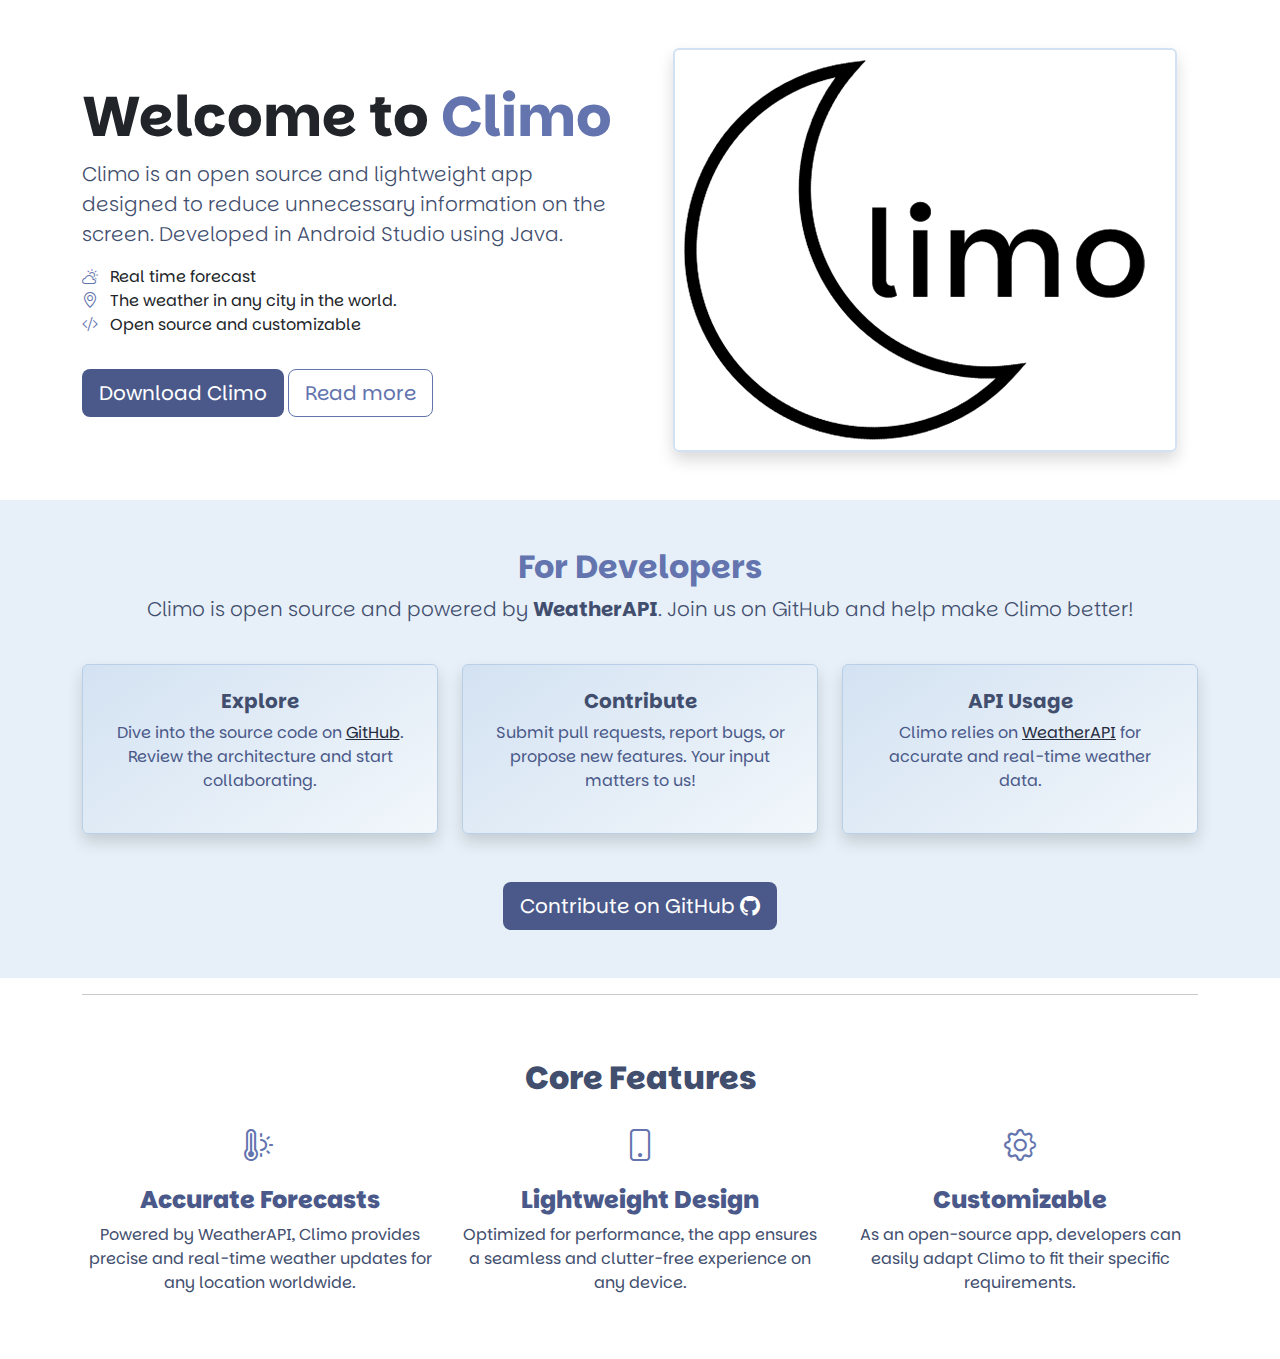
<file: Website/index.html>
<!DOCTYPE html>
<html>

<head>
  <title>Climo - Home</title>
  <meta charset="UTF-8">
  <meta name="viewport" content="width=device-width, initial-scale=1.0">

  <!--Import boostrap-->
  <link href="https://cdn.jsdelivr.net/npm/bootstrap@5.3.3/dist/css/bootstrap.min.css" rel="stylesheet"
    integrity="sha384-QWTKZyjpPEjISv5WaRU9OFeRpok6YctnYmDr5pNlyT2bRjXh0JMhjY6hW+ALEwIH" crossorigin="anonymous">
  <script src="https://cdn.jsdelivr.net/npm/bootstrap@5.3.3/dist/js/bootstrap.bundle.min.js"
    integrity="sha384-YvpcrYf0tY3lHB60NNkmXc5s9fDVZLESaAA55NDzOxhy9GkcIdslK1eN7N6jIeHz"
    crossorigin="anonymous"></script>

  <!--Boostrap icons-->
  <link rel="stylesheet" href="https://cdn.jsdelivr.net/npm/bootstrap-icons@1.11.3/font/bootstrap-icons.min.css">

  <!--Custom font-->
  <link rel="stylesheet" href="css/styles.css">
  <link rel="preconnect" href="https://fonts.googleapis.com">
  <link rel="preconnect" href="https://fonts.gstatic.com" crossorigin>
  <link href="https://fonts.googleapis.com/css2?family=Parkinsans:wght@300..800&display=swap" rel="stylesheet">

  <link rel="icon" href="/img/icon.png">

  <!--Script to load header and footer-->
  <script src="https://code.jquery.com/jquery-3.6.3.min.js"
    integrity="sha256-pvPw+upLPUjgMXY0G+8O0xUf+/Im1MZjXxxgOcBQBXU=" crossorigin="anonymous"></script>
  <script>
    $(function () {
      $('#header').load('header.html');
      $('#footer').load('footer.html');
    });
  </script>
</head>

<body>
  <!--Header loaded with js-->
  <div id="header"></div>

  <!--Main section-->
  <div id="main">
    <section class="py-5">
      <div class="container">
        <div class="row align-items-center">
          <!-- Columna de texto -->
          <div class="col-lg-6">
            <h1 class="display-4 fw-bold">Welcome to <span style="color: #6374ae">Climo</span></h1>
            <p class="lead" style="color: #414e6e;">
              Climo is an open source and lightweight app designed to reduce unnecessary information on the screen.
              Developed in Android Studio using Java.
            </p>
            <ul class="list-unstyled">
              <li><i class="bi bi-cloud-sun me-2" style="color: #6374ae;"></i> Real time forecast</li>
              <li><i class="bi bi-geo-alt me-2" style="color: #6374ae;"></i> The weather in any city in the world.</li>
              <li><i class="bi bi-code-slash me-2" style="color: #6374ae;"></i> Open source and customizable</li>
            </ul>
            <a href="download.html" class="btn btn-lg mt-3" style="background-color: #4a5989; color: #ffffff;">Download Climo</a>
            <a href="about.html" class="btn btn-outline-dark btn-lg mt-3" style="border-color: #6374ae; color: #6374ae;">Read
              more</a>
          </div>

          <!-- Columna de imagen -->
          <div class="col-lg-6 text-center">
            <img src="img/logo_500x400.png" alt="Climo App Mockup" class="img-fluid rounded shadow"
              style="border: 2px solid #d3e2f2;">
          </div>
        </div>
      </div>
    </section>
  </div>

  <!--Developer info secction-->
  <div id="dev_info">
    <section class="py-5" style="background-color: #e7f0f8;">
      <div class="container">
        <div class="row">
          <div class="col-12">
            <h2 class="fw-bold text-center" style="color: #6374ae;">For Developers</h2>
            <p class="text-center lead" style="color: #414e6e;">
              Climo is open source and powered by <strong>WeatherAPI</strong>. Join us on GitHub and help make Climo
              better!
            </p>
          </div>
        </div>
        <div class="row text-center mt-4">
          <!-- Highlighted Columns for Developer Actions -->
          <div class="col-md-4 mb-4">
            <div class="modern-card p-4 rounded shadow">
              <h5 class="fw-bold" style="color: #414e6e;">Explore</h5>
              <p style="color: #4a5989;">
                Dive into the source code on <a href="https://github.com/aaronrojas32/Climo" target="_blank"
                  style="color: #262c40; text-decoration: underline;">GitHub</a>. Review the architecture and start
                collaborating.
              </p>
            </div>
          </div>
          <div class="col-md-4 mb-4">
            <div class="modern-card p-4 rounded shadow">
              <h5 class="fw-bold" style="color: #414e6e;">Contribute</h5>
              <p style="color: #4a5989;">
                Submit pull requests, report bugs, or propose new features. Your input matters to us!
              </p>
            </div>
          </div>
          <div class="col-md-4 mb-4">
            <div class="modern-card p-4 rounded shadow">
              <h5 class="fw-bold" style="color: #414e6e;">API Usage</h5>
              <p style="color: #4a5989;">
                Climo relies on <a href="https://www.weatherapi.com/" target="_blank"
                  style="color: #262c40; text-decoration: underline;">WeatherAPI</a> for accurate and real-time weather
                data.
              </p>
            </div>
          </div>
        </div>
        <div class="row mt-4">
          <div class="col text-center">
            <a href="https://github.com/aaronrojas32/Climo" class="btn btn-lg"
              style="background-color: #4a5989; color: #ffffff;">Contribute on GitHub <i class="bi bi-github"></i></a>
          </div>
        </div>
      </div>
    </section>
  </div>

  <!--Info section-->
  <div class="container">
    <hr />
  </div>
  <div id="info">
    <section class="py-5">
      <div class="container">
        <h2 class="text-center mb-4" style="color: #414e6e;">Core Features</h2>
        <div class="row text-center">
          <div class="col-md-4">
            <i class="bi bi-thermometer-sun" style="font-size: 2rem; color: #6374ae;"></i>
            <h4 class="mt-3" style="color: #4a5989;">Accurate Forecasts</h4>
            <p style="color: #414e6e;">Powered by WeatherAPI, Climo provides precise and real-time weather updates for
              any location worldwide.</p>
          </div>
          <div class="col-md-4">
            <i class="bi bi-phone" style="font-size: 2rem; color: #6374ae;"></i>
            <h4 class="mt-3" style="color: #4a5989;">Lightweight Design</h4>
            <p style="color: #414e6e;">Optimized for performance, the app ensures a seamless and clutter-free experience
              on any device.</p>
          </div>
          <div class="col-md-4">
            <i class="bi bi-gear" style="font-size: 2rem; color: #6374ae;"></i>
            <h4 class="mt-3" style="color: #4a5989;">Customizable</h4>
            <p style="color: #414e6e;">As an open-source app, developers can easily adapt Climo to fit their specific
              requirements.</p>
          </div>
        </div>
      </div>
    </section>
  </div>

  <!-- Scroll to Top Button -->
  <button id="scrollToTop" class="btn btn-primary">
    <i class="bi bi-arrow-up"></i>
  </button>

  <!--Script to apear the button-->
  <script>
    document.addEventListener("DOMContentLoaded", function () {
      const scrollToTopButton = document.getElementById("scrollToTop");

      // Show or hide the button based on scroll position
      window.addEventListener("scroll", function () {
        if (window.scrollY > 200) { // Show after scrolling 200px
          scrollToTopButton.classList.add("show");
        } else {
          scrollToTopButton.classList.remove("show");
        }
      });

      // Scroll to top on button click
      scrollToTopButton.addEventListener("click", function () {
        window.scrollTo({
          top: 0,
          behavior: "smooth" // Smooth scrolling
        });
      });
    });
  </script>
  <!--Footer loaded with js-->
  <div id="footer"></div>
</body>

</html>
</file>
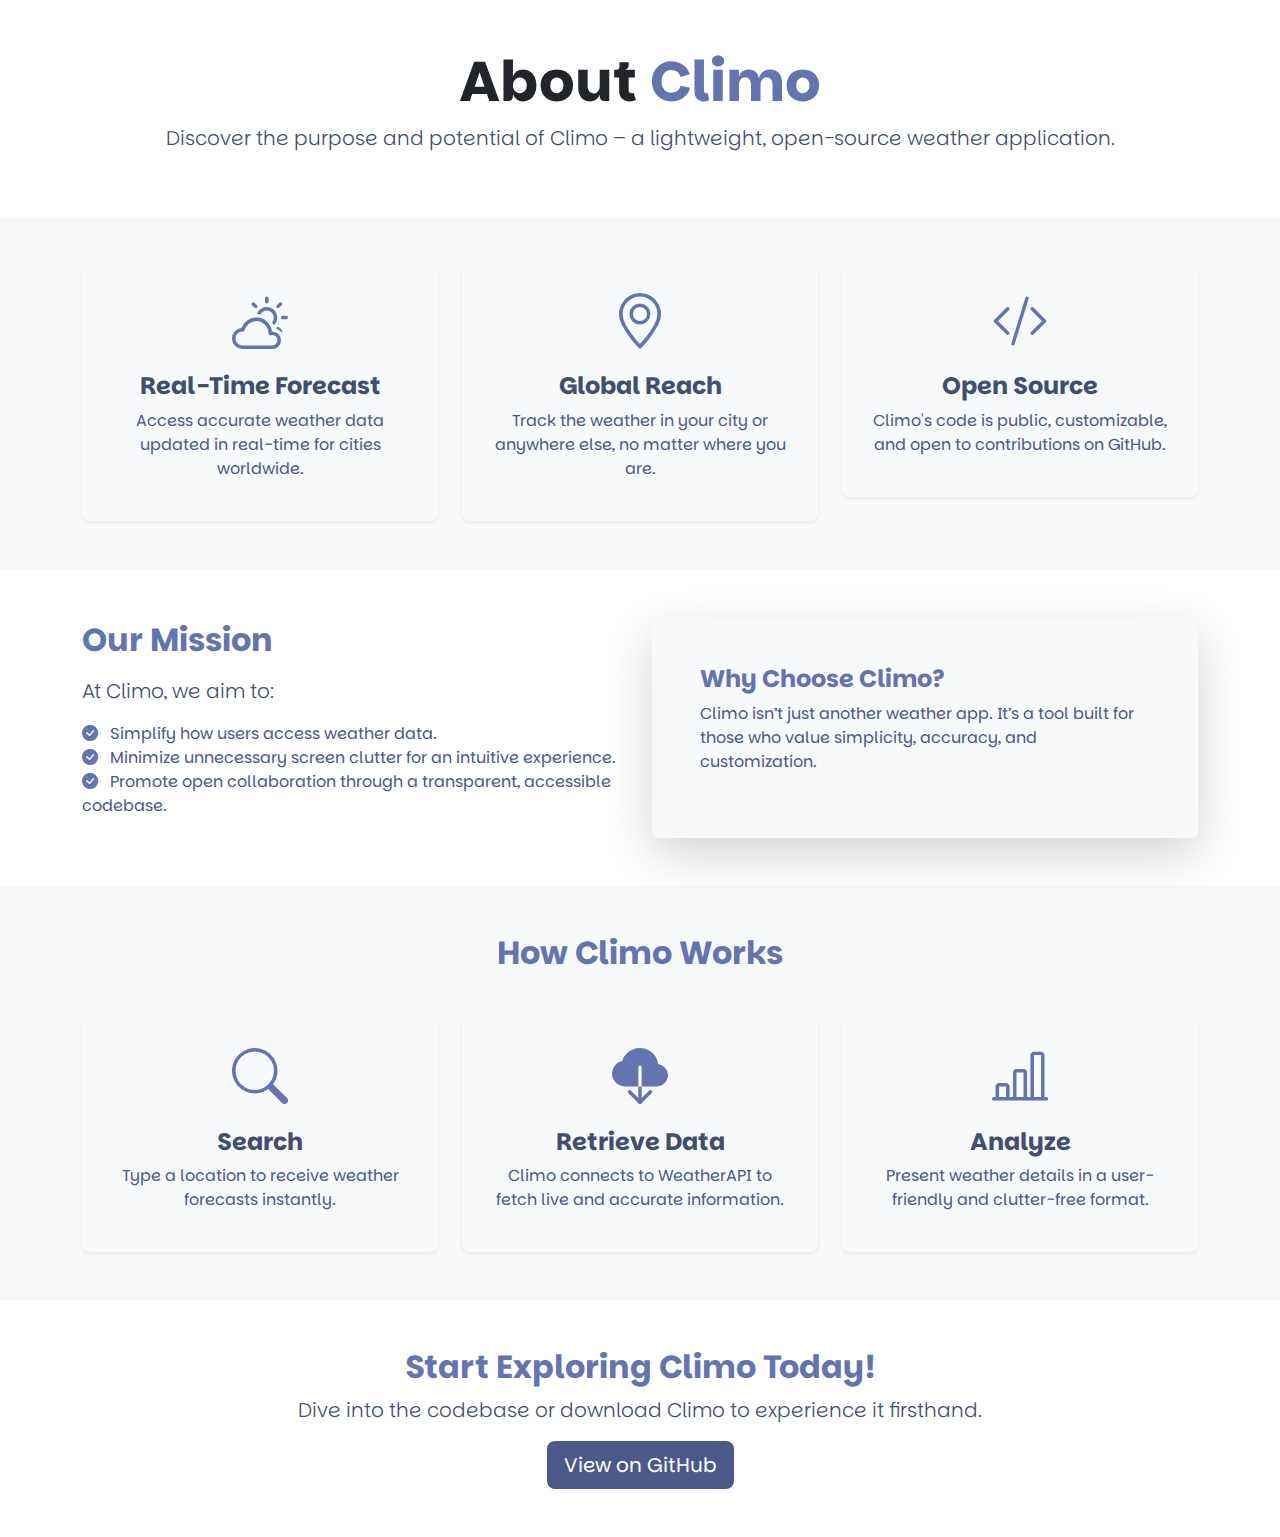
<file: Website/about.html>
<!DOCTYPE html>
<html>

<head>
    <title>Climo - About</title>
    <meta charset="UTF-8">
    <meta name="viewport" content="width=device-width, initial-scale=1.0">

    <!--Import boostrap-->
    <link href="https://cdn.jsdelivr.net/npm/bootstrap@5.3.3/dist/css/bootstrap.min.css" rel="stylesheet"
        integrity="sha384-QWTKZyjpPEjISv5WaRU9OFeRpok6YctnYmDr5pNlyT2bRjXh0JMhjY6hW+ALEwIH" crossorigin="anonymous">
    <script src="https://cdn.jsdelivr.net/npm/bootstrap@5.3.3/dist/js/bootstrap.bundle.min.js"
        integrity="sha384-YvpcrYf0tY3lHB60NNkmXc5s9fDVZLESaAA55NDzOxhy9GkcIdslK1eN7N6jIeHz"
        crossorigin="anonymous"></script>

    <!--Boostrap icons-->
    <link rel="stylesheet" href="https://cdn.jsdelivr.net/npm/bootstrap-icons@1.11.3/font/bootstrap-icons.min.css">

    <!--Custom font-->
    <link rel="stylesheet" href="css/styles.css">
    <link rel="preconnect" href="https://fonts.googleapis.com">
    <link rel="preconnect" href="https://fonts.gstatic.com" crossorigin>
    <link href="https://fonts.googleapis.com/css2?family=Parkinsans:wght@300..800&display=swap" rel="stylesheet">

    <link rel="icon" href="/img/icon.png">

    <!--Script to load header and footer-->
    <script src="https://code.jquery.com/jquery-3.6.3.min.js"
        integrity="sha256-pvPw+upLPUjgMXY0G+8O0xUf+/Im1MZjXxxgOcBQBXU=" crossorigin="anonymous"></script>
    <script>
        $(function () {
            $('#header').load('header.html');
            $('#footer').load('footer.html');
        });
    </script>
</head>

<body>
    <!--Header loaded with js-->
    <div id="header"></div>

    <!--Main section-->
    <div id="about-climo">
        <!-- Hero Section -->
        <section class="hero-section py-5">
            <div class="container text-center">
                <h1 class="display-4 fw-bold">About <span style="color: #6374ae;">Climo</span></h1>
                <p class="lead" style="color: #414e6e;">
                    Discover the purpose and potential of Climo – a lightweight, open-source weather application.
                </p>
            </div>
        </section>

        <!-- Features Section -->
        <section class="features-section py-5 bg-light">
            <div class="container">
                <div class="row text-center g-4">
                    <div class="col-md-4">
                        <div class="feature-card p-4 shadow-sm rounded-3">
                            <i class="bi bi-cloud-sun display-4" style="color: #6374ae;"></i>
                            <h4 class="fw-bold mt-3" style="color: #414e6e;">Real-Time Forecast</h4>
                            <p style="color: #4a5989;">Access accurate weather data updated in real-time for cities
                                worldwide.</p>
                        </div>
                    </div>
                    <div class="col-md-4">
                        <div class="feature-card p-4 shadow-sm rounded-3">
                            <i class="bi bi-geo-alt display-4" style="color: #6374ae;"></i>
                            <h4 class="fw-bold mt-3" style="color: #414e6e;">Global Reach</h4>
                            <p style="color: #4a5989;">Track the weather in your city or anywhere else, no matter where
                                you are.</p>
                        </div>
                    </div>
                    <div class="col-md-4">
                        <div class="feature-card p-4 shadow-sm rounded-3">
                            <i class="bi bi-code-slash display-4" style="color: #6374ae;"></i>
                            <h4 class="fw-bold mt-3" style="color: #414e6e;">Open Source</h4>
                            <p style="color: #4a5989;">Climo's code is public, customizable, and open to contributions
                                on GitHub.</p>
                        </div>
                    </div>
                </div>
            </div>
        </section>

        <!-- Mission Section -->
        <section class="mission-section py-5">
            <div class="container">
                <div class="row align-items-center">
                    <!-- Mission Text -->
                    <div class="col-lg-6">
                        <h2 class="fw-bold" style="color: #6374ae;">Our Mission</h2>
                        <p class="lead mt-3" style="color: #414e6e;">
                            At Climo, we aim to:
                        </p>
                        <ul class="list-unstyled mt-3" style="color: #4a5989;">
                            <li><i class="bi bi-check-circle-fill me-2" style="color: #6374ae;"></i> Simplify how users
                                access weather data.</li>
                            <li><i class="bi bi-check-circle-fill me-2" style="color: #6374ae;"></i> Minimize
                                unnecessary screen clutter for an intuitive experience.</li>
                            <li><i class="bi bi-check-circle-fill me-2" style="color: #6374ae;"></i> Promote open
                                collaboration through a transparent, accessible codebase.</li>
                        </ul>
                    </div>

                    <!-- Decorative Block -->
                    <div class="col-lg-6">
                        <div class="p-5 bg-light rounded shadow-lg">
                            <h4 class="fw-bold" style="color: #6374ae;">Why Choose Climo?</h4>
                            <p style="color: #4a5989;">Climo isn’t just another weather app. It’s a tool built for those
                                who value simplicity, accuracy, and customization.</p>
                        </div>
                    </div>
                </div>
            </div>
        </section>

        <!-- How It Works Section -->
        <section class="how-it-works-section py-5 bg-light">
            <div class="container">
                <h2 class="fw-bold text-center" style="color: #6374ae;">How Climo Works</h2>
                <div class="row mt-5">
                    <div class="col-md-4">
                        <div class="work-step p-4 shadow-sm rounded-3 text-center">
                            <i class="bi bi-search display-4" style="color: #6374ae;"></i>
                            <h4 class="fw-bold mt-3" style="color: #414e6e;">Search</h4>
                            <p style="color: #4a5989;">Type a location to receive weather forecasts instantly.</p>
                        </div>
                    </div>
                    <div class="col-md-4">
                        <div class="work-step p-4 shadow-sm rounded-3 text-center">
                            <i class="bi bi-cloud-download-fill display-4" style="color: #6374ae;"></i>
                            <h4 class="fw-bold mt-3" style="color: #414e6e;">Retrieve Data</h4>
                            <p style="color: #4a5989;">Climo connects to WeatherAPI to fetch live and accurate
                                information.</p>
                        </div>
                    </div>
                    <div class="col-md-4">
                        <div class="work-step p-4 shadow-sm rounded-3 text-center">
                            <i class="bi bi-bar-chart-line display-4" style="color: #6374ae;"></i>
                            <h4 class="fw-bold mt-3" style="color: #414e6e;">Analyze</h4>
                            <p style="color: #4a5989;">Present weather details in a user-friendly and clutter-free
                                format.</p>
                        </div>
                    </div>
                </div>
            </div>
        </section>

        <!-- Call to Action -->
        <section class="cta-section py-5 text-center">
            <div class="container">
                <h2 class="fw-bold" style="color: #6374ae;">Start Exploring Climo Today!</h2>
                <p class="lead" style="color: #414e6e;">
                    Dive into the codebase or download Climo to experience it firsthand.
                </p>
                <a href="https://github.com/aaronrojas32/Climo" class="btn btn-lg"
                    style="background-color: #4a5989; color: #ffffff;">View on GitHub</a>
            </div>
        </section>
    </div>


    <!-- Scroll to Top Button -->
    <button id="scrollToTop" class="btn btn-primary">
        <i class="bi bi-arrow-up"></i>
    </button>

    <!--Script to apear the button-->
    <script>
        document.addEventListener("DOMContentLoaded", function () {
            const scrollToTopButton = document.getElementById("scrollToTop");

            // Show or hide the button based on scroll position
            window.addEventListener("scroll", function () {
                if (window.scrollY > 200) { // Show after scrolling 200px
                    scrollToTopButton.classList.add("show");
                } else {
                    scrollToTopButton.classList.remove("show");
                }
            });

            // Scroll to top on button click
            scrollToTopButton.addEventListener("click", function () {
                window.scrollTo({
                    top: 0,
                    behavior: "smooth" // Smooth scrolling
                });
            });
        });
    </script>
    <!--Footer loaded with js-->
    <div id="footer"></div>
</body>

</html>
</file>
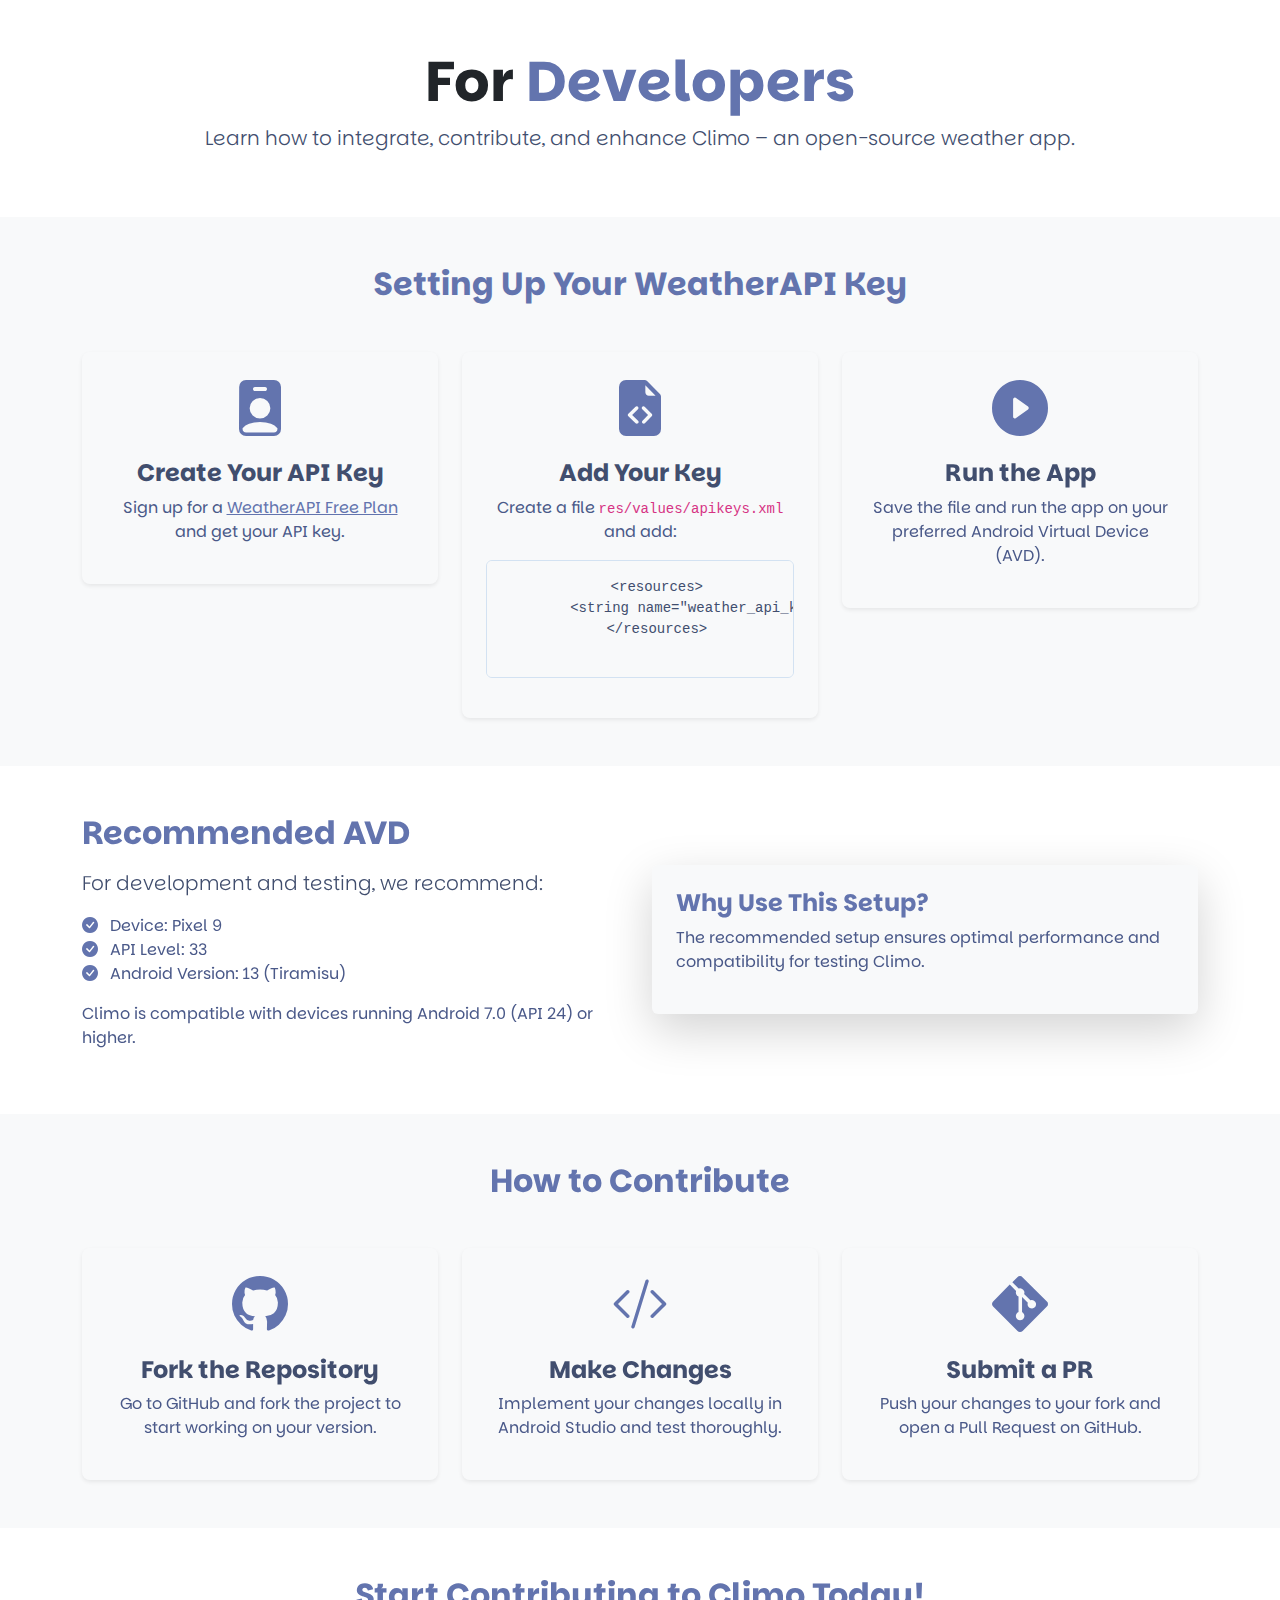
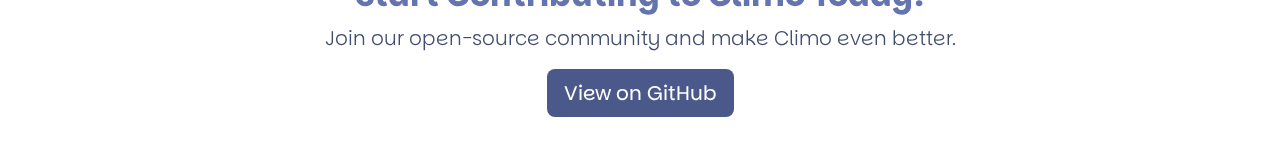
<file: Website/devs.html>
<!DOCTYPE html>
<html>

<head>
    <title>Climo - About</title>
    <meta charset="UTF-8">
    <meta name="viewport" content="width=device-width, initial-scale=1.0">

    <!--Import boostrap-->
    <link href="https://cdn.jsdelivr.net/npm/bootstrap@5.3.3/dist/css/bootstrap.min.css" rel="stylesheet"
        integrity="sha384-QWTKZyjpPEjISv5WaRU9OFeRpok6YctnYmDr5pNlyT2bRjXh0JMhjY6hW+ALEwIH" crossorigin="anonymous">
    <script src="https://cdn.jsdelivr.net/npm/bootstrap@5.3.3/dist/js/bootstrap.bundle.min.js"
        integrity="sha384-YvpcrYf0tY3lHB60NNkmXc5s9fDVZLESaAA55NDzOxhy9GkcIdslK1eN7N6jIeHz"
        crossorigin="anonymous"></script>

    <!--Boostrap icons-->
    <link rel="stylesheet" href="https://cdn.jsdelivr.net/npm/bootstrap-icons@1.11.3/font/bootstrap-icons.min.css">

    <!--Custom font-->
    <link rel="stylesheet" href="css/styles.css">
    <link rel="preconnect" href="https://fonts.googleapis.com">
    <link rel="preconnect" href="https://fonts.gstatic.com" crossorigin>
    <link href="https://fonts.googleapis.com/css2?family=Parkinsans:wght@300..800&display=swap" rel="stylesheet">

    <link rel="icon" href="/img/icon.png">

    <!--Script to load header and footer-->
    <script src="https://code.jquery.com/jquery-3.6.3.min.js"
        integrity="sha256-pvPw+upLPUjgMXY0G+8O0xUf+/Im1MZjXxxgOcBQBXU=" crossorigin="anonymous"></script>
    <script>
        $(function () {
            $('#header').load('header.html');
            $('#footer').load('footer.html');
        });
    </script>
</head>

<body>
    <!--Header loaded with js-->
    <div id="header"></div>

    <div id="for-devs">
        <!-- Hero Section -->
        <section class="hero-section py-5">
            <div class="container text-center">
                <h1 class="display-4 fw-bold animate-fade-in">For <span style="color: #6374ae;">Developers</span></h1>
                <p class="lead" style="color: #414e6e;">
                    Learn how to integrate, contribute, and enhance Climo – an open-source weather app.
                </p>
            </div>
        </section>

        <!-- API Key Section -->
        <section class="features-section py-5 bg-light">
            <div class="container">
                <h2 class="fw-bold text-center animate-slide-up" style="color: #6374ae;">Setting Up Your WeatherAPI Key
                </h2>
                <div class="row text-center g-4 mt-4">
                    <div class="col-md-4">
                        <div class="feature-card p-4 shadow-sm rounded-3 animate-zoom">
                            <i class="bi bi-person-badge-fill display-4" style="color: #6374ae;"></i>
                            <h4 class="fw-bold mt-3" style="color: #414e6e;">Create Your API Key</h4>
                            <p style="color: #4a5989;">
                                Sign up for a <a href="https://www.weatherapi.com/" target="_blank"
                                    style="color: #6374ae;">WeatherAPI Free Plan</a> and get your API key.
                            </p>
                        </div>
                    </div>
                    <div class="col-md-4">
                        <div class="feature-card p-4 shadow-sm rounded-3 animate-zoom">
                            <i class="bi bi-file-earmark-code-fill display-4" style="color: #6374ae;"></i>
                            <h4 class="fw-bold mt-3" style="color: #414e6e;">Add Your Key</h4>
                            <p style="color: #4a5989;">
                                Create a file <code>res/values/apikeys.xml</code> and add:
                            </p>
                            <pre class="p-3 bg-light rounded" style="border: 1px solid #d3e2f2; color: #414e6e;">
    &lt;resources&gt;
        &lt;string name="weather_api_key"&gt;YOUR_API_KEY&lt;/string&gt;
    &lt;/resources&gt;
                            </pre>
                        </div>
                    </div>
                    <div class="col-md-4">
                        <div class="feature-card p-4 shadow-sm rounded-3 animate-zoom">
                            <i class="bi bi-play-circle-fill display-4" style="color: #6374ae;"></i>
                            <h4 class="fw-bold mt-3" style="color: #414e6e;">Run the App</h4>
                            <p style="color: #4a5989;">
                                Save the file and run the app on your preferred Android Virtual Device (AVD).
                            </p>
                        </div>
                    </div>
                </div>
            </div>
        </section>

        <!-- AVD Section -->
        <section class="mission-section py-5">
            <div class="container">
                <div class="row align-items-center">
                    <div class="col-lg-6 animate-slide-left">
                        <h2 class="fw-bold" style="color: #6374ae;">Recommended AVD</h2>
                        <p class="lead mt-3" style="color: #414e6e;">
                            For development and testing, we recommend:
                        </p>
                        <ul class="list-unstyled mt-3" style="color: #4a5989;">
                            <li><i class="bi bi-check-circle-fill me-2" style="color: #6374ae;"></i> Device: Pixel 9
                            </li>
                            <li><i class="bi bi-check-circle-fill me-2" style="color: #6374ae;"></i> API Level: 33</li>
                            <li><i class="bi bi-check-circle-fill me-2" style="color: #6374ae;"></i> Android Version: 13
                                (Tiramisu)</li>
                        </ul>
                        <p style="color: #4a5989;">
                            Climo is compatible with devices running Android 7.0 (API 24) or higher.
                        </p>
                    </div>
                    <div class="col-lg-6">
                        <div class="p-4 bg-light rounded shadow-lg animate-fade-in">
                            <h4 class="fw-bold" style="color: #6374ae;">Why Use This Setup?</h4>
                            <p style="color: #4a5989;">The recommended setup ensures optimal performance and
                                compatibility for testing Climo.</p>
                        </div>
                    </div>
                </div>
            </div>
        </section>

        <!-- Contribution Section -->
        <section class="how-it-works-section py-5 bg-light">
            <div class="container">
                <h2 class="fw-bold text-center animate-slide-up" style="color: #6374ae;">How to Contribute</h2>
                <div class="row mt-5">
                    <div class="col-md-4">
                        <div class="work-step p-4 shadow-sm rounded-3 text-center animate-zoom">
                            <i class="bi bi-github display-4" style="color: #6374ae;"></i>
                            <h4 class="fw-bold mt-3" style="color: #414e6e;">Fork the Repository</h4>
                            <p style="color: #4a5989;">Go to GitHub and fork the project to start working on your
                                version.</p>
                        </div>
                    </div>
                    <div class="col-md-4">
                        <div class="work-step p-4 shadow-sm rounded-3 text-center animate-zoom">
                            <i class="bi bi-code-slash display-4" style="color: #6374ae;"></i>
                            <h4 class="fw-bold mt-3" style="color: #414e6e;">Make Changes</h4>
                            <p style="color: #4a5989;">Implement your changes locally in Android Studio and test
                                thoroughly.</p>
                        </div>
                    </div>
                    <div class="col-md-4">
                        <div class="work-step p-4 shadow-sm rounded-3 text-center animate-zoom">
                            <i class="bi bi-git display-4" style="color: #6374ae;"></i>
                            <h4 class="fw-bold mt-3" style="color: #414e6e;">Submit a PR</h4>
                            <p style="color: #4a5989;">Push your changes to your fork and open a Pull Request on GitHub.
                            </p>
                        </div>
                    </div>
                </div>
            </div>
        </section>

        <!-- Call to Action -->
        <section class="cta-section py-5 text-center">
            <div class="container">
                <h2 class="fw-bold animate-slide-up" style="color: #6374ae;">Start Contributing to Climo Today!</h2>
                <p class="lead" style="color: #414e6e;">
                    Join our open-source community and make Climo even better.
                </p>
                <a href="https://github.com/aaronrojas32/Climo" class="btn btn-lg animate-fade-in"
                    style="background-color: #4a5989; color: #ffffff;">
                    View on GitHub
                </a>
            </div>
        </section>
    </div>


    <!-- Scroll to Top Button -->
    <button id="scrollToTop" class="btn btn-primary">
        <i class="bi bi-arrow-up"></i>
    </button>

    <!--Script to apear the button-->
    <script>
        document.addEventListener("DOMContentLoaded", function () {
            const scrollToTopButton = document.getElementById("scrollToTop");

            // Show or hide the button based on scroll position
            window.addEventListener("scroll", function () {
                if (window.scrollY > 200) { // Show after scrolling 200px
                    scrollToTopButton.classList.add("show");
                } else {
                    scrollToTopButton.classList.remove("show");
                }
            });

            // Scroll to top on button click
            scrollToTopButton.addEventListener("click", function () {
                window.scrollTo({
                    top: 0,
                    behavior: "smooth" // Smooth scrolling
                });
            });
        });
    </script>
    <!--Footer loaded with js-->
    <div id="footer"></div>
</body>

</html>
</file>
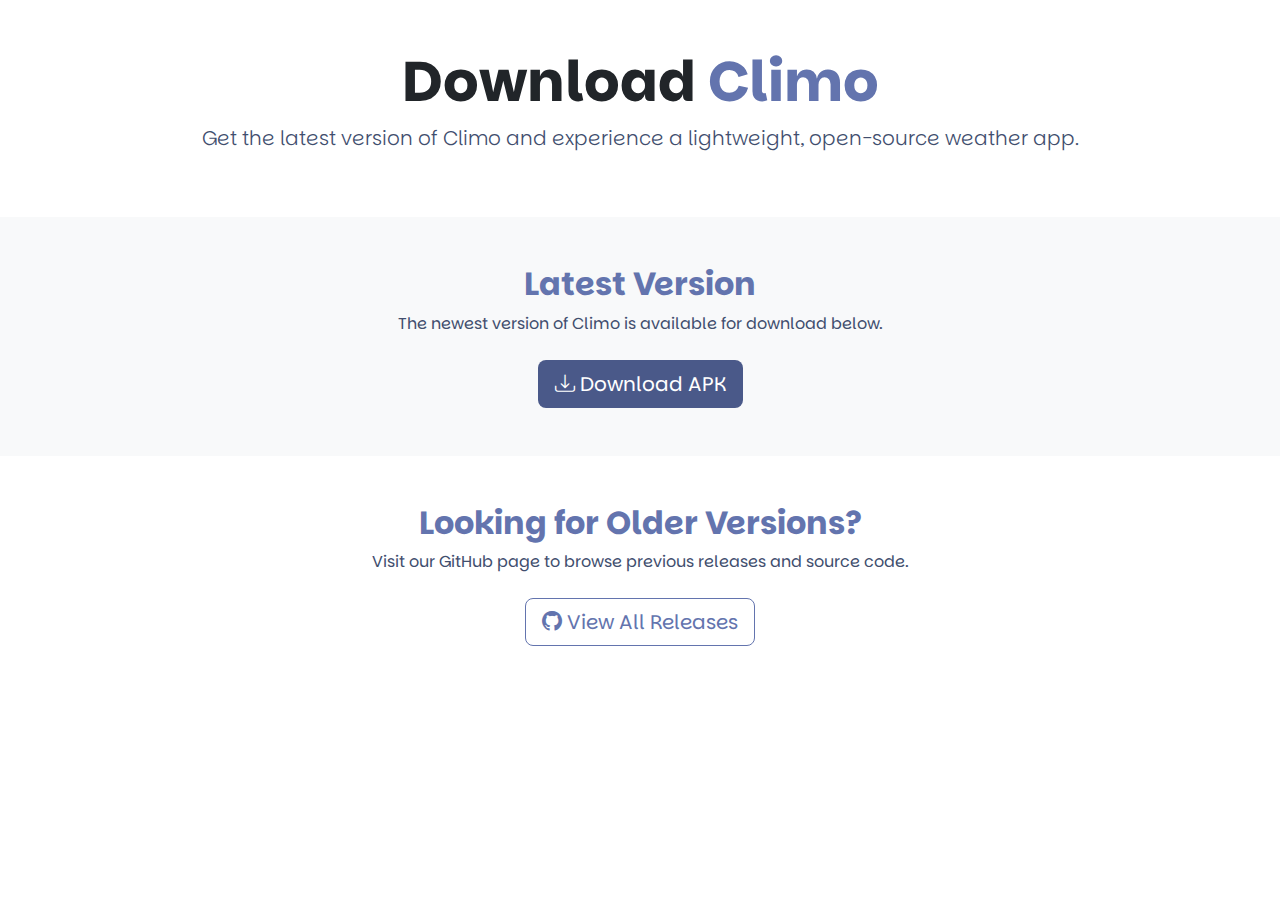
<file: Website/download.html>
<!DOCTYPE html>
<html>

<head>
    <title>Climo - Downloads</title>
    <meta charset="UTF-8">
    <meta name="viewport" content="width=device-width, initial-scale=1.0">

    <!--Import boostrap-->
    <link href="https://cdn.jsdelivr.net/npm/bootstrap@5.3.3/dist/css/bootstrap.min.css" rel="stylesheet"
        integrity="sha384-QWTKZyjpPEjISv5WaRU9OFeRpok6YctnYmDr5pNlyT2bRjXh0JMhjY6hW+ALEwIH" crossorigin="anonymous">
    <script src="https://cdn.jsdelivr.net/npm/bootstrap@5.3.3/dist/js/bootstrap.bundle.min.js"
        integrity="sha384-YvpcrYf0tY3lHB60NNkmXc5s9fDVZLESaAA55NDzOxhy9GkcIdslK1eN7N6jIeHz"
        crossorigin="anonymous"></script>

    <!--Boostrap icons-->
    <link rel="stylesheet" href="https://cdn.jsdelivr.net/npm/bootstrap-icons@1.11.3/font/bootstrap-icons.min.css">

    <!--Custom font-->
    <link rel="stylesheet" href="css/styles.css">
    <link rel="preconnect" href="https://fonts.googleapis.com">
    <link rel="preconnect" href="https://fonts.gstatic.com" crossorigin>
    <link href="https://fonts.googleapis.com/css2?family=Parkinsans:wght@300..800&display=swap" rel="stylesheet">

    <link rel="icon" href="/img/icon.png">

    <!--Script to load header and footer-->
    <script src="https://code.jquery.com/jquery-3.6.3.min.js"
        integrity="sha256-pvPw+upLPUjgMXY0G+8O0xUf+/Im1MZjXxxgOcBQBXU=" crossorigin="anonymous"></script>
    <script>
        $(function () {
            $('#header').load('header.html');
            $('#footer').load('footer.html');
        });
    </script>
</head>

<body>
    <!--Header loaded with js-->
    <div id="header"></div>

    <div id="downloads">
        <!-- Hero Section -->
        <section class="hero-section py-5 text-center">
            <div class="container">
                <h1 class="display-4 fw-bold">Download <span style="color: #6374ae;">Climo</span></h1>
                <p class="lead" style="color: #414e6e;">Get the latest version of Climo and experience a lightweight,
                    open-source weather app.</p>
            </div>
        </section>

        <!-- Latest Release Section -->
        <section class="latest-release-section py-5 bg-light">
            <div class="container text-center">
                <h2 class="fw-bold" style="color: #6374ae;">Latest Version</h2>
                <p style="color: #414e6e;">The newest version of Climo is available for download below.</p>
                <div class="mt-4">
                    <a id="download-apk" href="#" target="_blank" rel="noopener noreferrer" class="btn btn-lg"
                        style="background-color: #4a5989; color: #ffffff;">
                        <i class="bi bi-download"></i> Download APK
                    </a>
                </div>
            </div>
        </section>

        <!-- Older Versions Section -->
        <section class="older-versions-section py-5">
            <div class="container">
                <h2 class="fw-bold text-center" style="color: #6374ae;">Looking for Older Versions?</h2>
                <p class="text-center" style="color: #414e6e;">Visit our GitHub page to browse previous releases and
                    source code.</p>
                <div class="text-center mt-4">
                    <a href="https://github.com/aaronrojas32/Climo/releases" target="_blank"
                        class="btn btn-outline-dark btn-lg" style="border-color: #6374ae; color: #6374ae;">
                        <i class="bi bi-github"></i> View All Releases
                    </a>
                </div>
            </div>
        </section>
    </div>

    <!-- Scroll to Top Button -->
    <button id="scrollToTop" class="btn btn-primary">
        <i class="bi bi-arrow-up"></i>
    </button>

    <!--Script to apear the button-->
    <script>
        document.addEventListener("DOMContentLoaded", function () {
            const scrollToTopButton = document.getElementById("scrollToTop");

            // Show or hide the button based on scroll position
            window.addEventListener("scroll", function () {
                if (window.scrollY > 200) { // Show after scrolling 200px
                    scrollToTopButton.classList.add("show");
                } else {
                    scrollToTopButton.classList.remove("show");
                }
            });

            // Scroll to top on button click
            scrollToTopButton.addEventListener("click", function () {
                window.scrollTo({
                    top: 0,
                    behavior: "smooth" // Smooth scrolling
                });
            });
        });
    </script>
    <!--Footer loaded with js-->
    <div id="footer"></div>

    <!--Script fot dowloads-->
    <script src="js/downloads.js"></script>
</body>

</html>
</file>
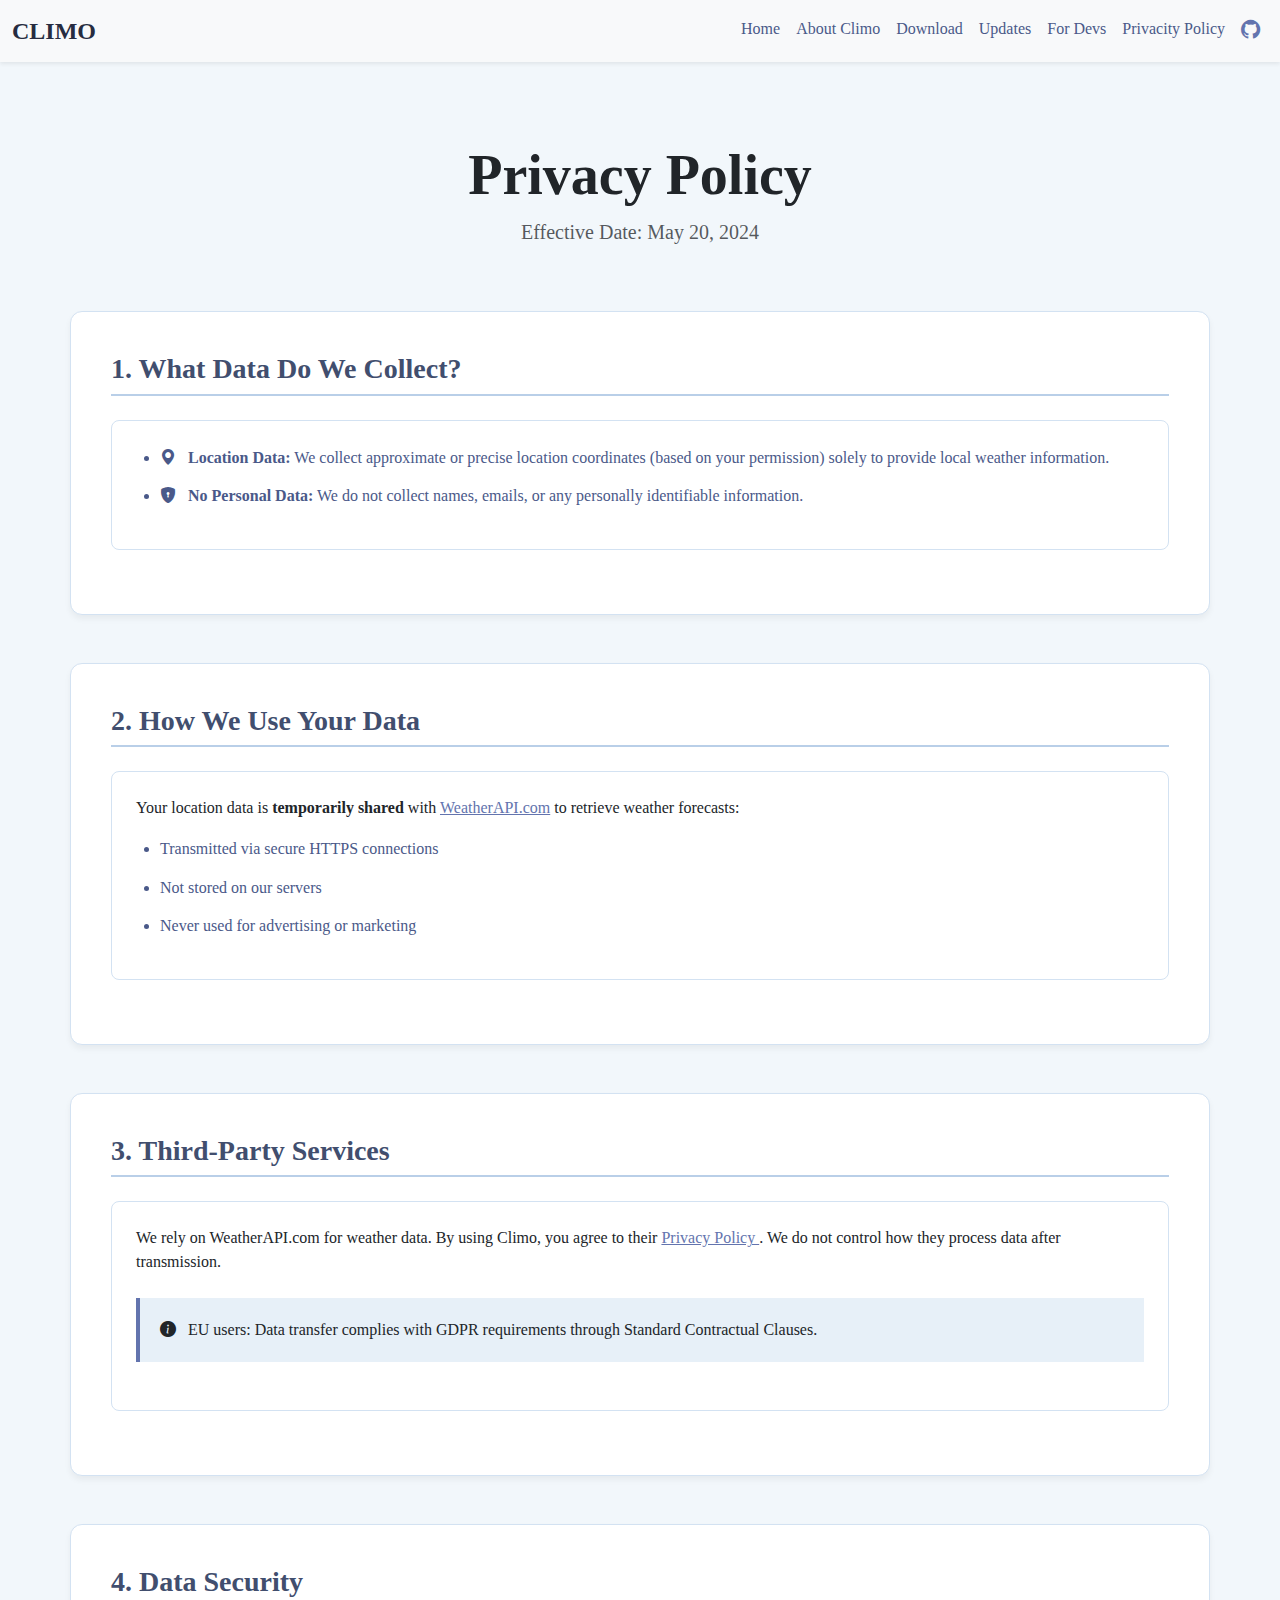
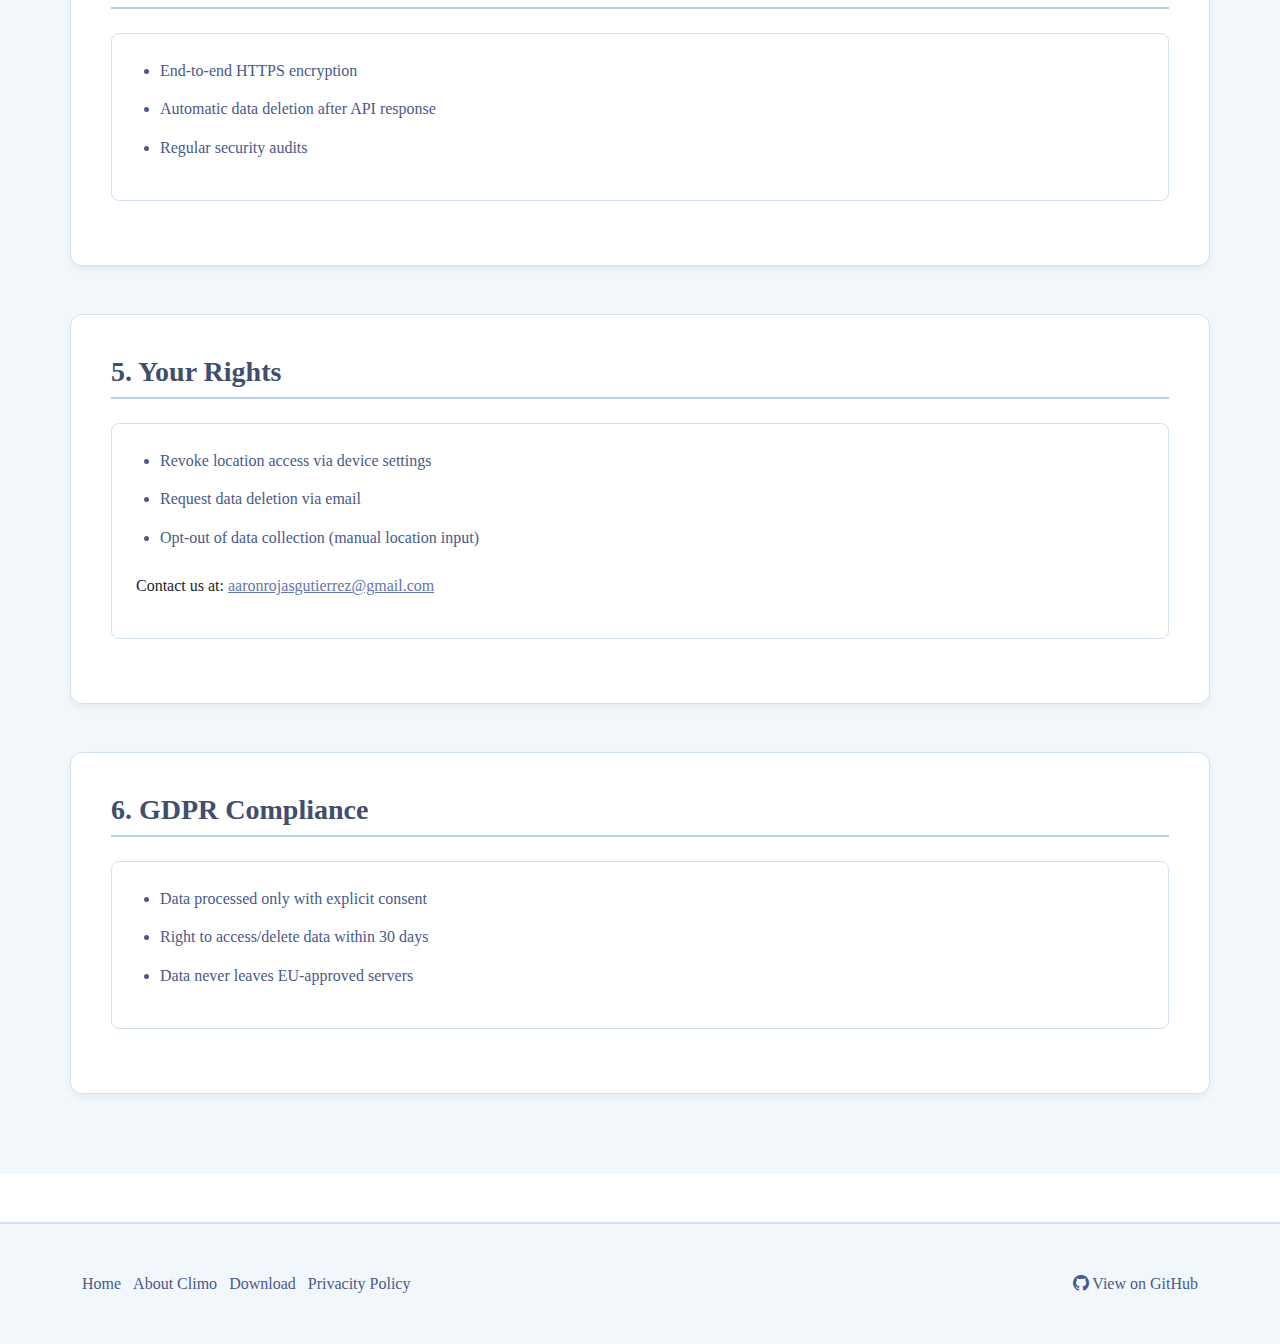
<file: Website/privacity.html>
<!DOCTYPE html>
<html lang="en">

<head>
    <title>Climo - Privacy Policy</title>
    <meta charset="UTF-8">
    <meta name="viewport" content="width=device-width, initial-scale=1.0">
    <meta name="description" content="Climo Weather App Privacy Policy">

    <!-- Bootstrap -->
    <link href="https://cdn.jsdelivr.net/npm/bootstrap@5.3.3/dist/css/bootstrap.min.css" rel="stylesheet">
    
    <!-- Bootstrap Icons -->
    <link rel="stylesheet" href="https://cdn.jsdelivr.net/npm/bootstrap-icons@1.11.3/font/bootstrap-icons.min.css">

    <!-- Custom Styles -->
    <link rel="stylesheet" href="css/styles.css">
    <link rel="icon" href="/img/icon.png">

    <!-- Header/Footer Loader -->
    <script src="https://code.jquery.com/jquery-3.6.3.min.js"></script>
    <script>
        $(function () {
            $('#header').load('header.html');
            $('#footer').load('footer.html');
        });
    </script>
</head>

<body>
    <!-- Header -->
    <div id="header"></div>

    <!-- Main Content -->
    <div id="privacy-policy">
        <section class="hero-section py-5 text-center">
            <div class="container">
                <h1 class="display-4 fw-bold">Privacy Policy</h1>
                <p class="lead text-muted">Effective Date: May 20, 2024</p>
            </div>
        </section>

        <!-- Data Collection -->
        <section class="privacy-section container">
            <h2>1. What Data Do We Collect?</h2>
            <div class="legal-card">
                <ul>
                    <li>
                        <i class="bi bi-geo-alt-fill me-2"></i>
                        <strong>Location Data:</strong> We collect approximate or precise location coordinates 
                        (based on your permission) solely to provide local weather information.
                    </li>
                    <li>
                        <i class="bi bi-shield-lock-fill me-2"></i>
                        <strong>No Personal Data:</strong> We do not collect names, emails, or any personally 
                        identifiable information.
                    </li>
                </ul>
            </div>
        </section>

        <!-- Data Usage -->
        <section class="privacy-section container">
            <h2>2. How We Use Your Data</h2>
            <div class="legal-card">
                <p>
                    Your location data is <strong>temporarily shared</strong> with 
                    <a href="https://www.weatherapi.com/" target="_blank" rel="noopener">WeatherAPI.com</a> 
                    to retrieve weather forecasts:
                </p>
                <ul>
                    <li>Transmitted via secure HTTPS connections</li>
                    <li>Not stored on our servers</li>
                    <li>Never used for advertising or marketing</li>
                </ul>
            </div>
        </section>

        <!-- Third-Party Services -->
        <section class="privacy-section container">
            <h2>3. Third-Party Services</h2>
            <div class="legal-card">
                <p>
                    We rely on WeatherAPI.com for weather data. By using Climo, you agree to their 
                    <a href="https://www.weatherapi.com/privacy.aspx" target="_blank" rel="noopener">
                        Privacy Policy
                    </a>. We do not control how they process data after transmission.
                </p>
                <div class="gdpr-notice">
                    <i class="bi bi-info-circle-fill me-2"></i>
                    EU users: Data transfer complies with GDPR requirements through Standard Contractual Clauses.
                </div>
            </div>
        </section>

        <!-- Data Security -->
        <section class="privacy-section container">
            <h2>4. Data Security</h2>
            <div class="legal-card">
                <ul>
                    <li>End-to-end HTTPS encryption</li>
                    <li>Automatic data deletion after API response</li>
                    <li>Regular security audits</li>
                </ul>
            </div>
        </section>

        <!-- User Rights -->
        <section class="privacy-section container">
            <h2>5. Your Rights</h2>
            <div class="legal-card">
                <ul>
                    <li>Revoke location access via device settings</li>
                    <li>Request data deletion via email</li>
                    <li>Opt-out of data collection (manual location input)</li>
                </ul>
                <p class="mt-4">
                    Contact us at: 
                    <a href="mailto:aaronrojasgutierrez@gmail.com">aaronrojasgutierrez@gmail.com</a>
                </p>
            </div>
        </section>

        <!-- GDPR Compliance -->
        <section class="privacy-section container">
            <h2>6. GDPR Compliance</h2>
            <div class="legal-card">
                <ul>
                    <li>Data processed only with explicit consent</li>
                    <li>Right to access/delete data within 30 days</li>
                    <li>Data never leaves EU-approved servers</li>
                </ul>
            </div>
        </section>
    </div>

    <!-- Scroll to Top Button -->
    <button id="scrollToTop" class="btn btn-primary btn-lg rounded-circle shadow">
        <i class="bi bi-arrow-up"></i>
    </button>

    <script>
        // Scroll to Top Functionality
        document.addEventListener("DOMContentLoaded", function () {
            const scrollButton = document.getElementById("scrollToTop");
            
            window.addEventListener("scroll", () => {
                scrollButton.style.display = (window.scrollY > 300) ? "block" : "none";
            });

            scrollButton.addEventListener("click", () => {
                window.scrollTo({ top: 0, behavior: "smooth" });
            });
        });
    </script>

    <!-- Footer -->
    <div id="footer"></div>
</body>

</html>
</file>
<file: Website/css/styles.css>
/* ============================================================
   Climo Color Palette (Global Variables)
============================================================ */
:root {
  --color-background-50: #f2f7fb;
  --color-background-100: #e7f0f8;
  --color-background-200: #d3e2f2;
  --color-main-300: #b9cfe8;
  --color-main-400: #9cb6dd;
  --color-main-500: #839dd1;
  --color-main-600: #6a7fc1;
  --color-text-700: #6374ae;
  --color-text-800: #4a5989;
  --color-text-900: #414e6e;
  --color-text-main: #262c40;
}

/* ============================================================
   Global Typography
============================================================ */
body {
  font-family: "Parkinsans", serif, Arial, sans-serif;
  font-weight: 400;
  font-style: normal;
  font-optical-sizing: auto;
}

b,
strong {
  font-weight: 700;
}

i,
em {
  font-style: italic;
}

h1, h2, h3, h4, h5, h6 {
  font-family: "Parkinsans", serif;
  font-weight: 800;
}

/* ============================================================
   Navbar Styles
============================================================ */
.navbar {
  background-color: var(--color-background-50);
  box-shadow: 0 4px 6px rgba(0, 0, 0, 0.1);
  transition: background-color 0.3s ease, box-shadow 0.3s ease;
}

.navbar a.navbar-brand {
  font-size: 1.5rem;
  color: var(--color-text-700);
  text-transform: uppercase;
  transition: color 0.3s ease;
}

.navbar a.navbar-brand:hover {
  color: var(--color-text-800);
  text-decoration: none;
}

.navbar-toggler {
  border: none;
  background-color: transparent;
}

.navbar-toggler:hover {
  background-color: rgba(0, 0, 0, 0.05);
}

.navbar .nav-link {
  font-size: 1rem;
  color: var(--color-text-800);
  font-weight: 500;
  transition: color 0.3s ease;
}

.navbar .nav-link:hover {
  color: var(--color-text-700);
}

/* Sticky Navbar */
.sticky-navbar {
  position: sticky;
  top: 0;
  z-index: 1020;
}

/* ============================================================
   Section: Developers
============================================================ */
.section-developers {
  background-color: var(--color-background-100);
  padding: 3rem 0;
}

.section-developers h2 {
  color: var(--color-text-700);
  font-weight: bold;
}

.section-developers p {
  color: var(--color-text-900);
  line-height: 1.6;
}

.modern-card {
  background: linear-gradient(145deg, var(--color-background-200), var(--color-background-50));
  border: 1px solid var(--color-main-300);
  border-radius: 12px;
  box-shadow: 0 6px 12px rgba(0, 0, 0, 0.1);
  transition: all 0.3s ease;
}

.modern-card:hover {
  transform: translateY(-5px);
  box-shadow: 0 8px 16px rgba(0, 0, 0, 0.15);
}

.modern-card h5 {
  color: var(--color-text-900);
  font-weight: bold;
  font-size: 1.25rem;
}

.modern-card p {
  color: var(--color-text-800);
}

.modern-card a {
  color: var(--color-text-700);
  text-decoration: underline;
}

.modern-card a:hover {
  color: var(--color-text-800);
  text-decoration: none;
}

/* ============================================================
   Scroll to Top Button
============================================================ */
#scrollToTop {
  position: fixed;
  bottom: 20px;
  right: 20px;
  background-color: var(--color-text-700);
  color: #fff;
  border: none;
  border-radius: 50%;
  width: 50px;
  height: 50px;
  box-shadow: 0 4px 6px rgba(0, 0, 0, 0.1);
  justify-content: center;
  align-items: center;
  font-size: 1.5rem;
  cursor: pointer;
  z-index: 1000;
  opacity: 0;
  transform: translateY(20px);
  transition: opacity 0.3s ease, transform 0.3s ease;
  display: flex;
  visibility: hidden;
}

#scrollToTop.show {
  opacity: 1;
  transform: translateY(0);
  visibility: visible;
}

#scrollToTop:hover {
  background-color: var(--color-text-800);
  transform: scale(1.1);
}

/* ============================================================
   Footer
============================================================ */
.footer {
  background-color: var(--color-background-50);
  border-top: 2px solid var(--color-background-200);
  padding: 1.5rem 0;
}

.footer .footer-link {
  color: var(--color-text-800);
  text-decoration: none;
  transition: color 0.3s ease;
}

.footer .footer-link:hover {
  color: var(--color-text-700);
}

/* ============================================================
   Updates Section
============================================================ */
#updates-container .card {
  border: 3px solid var(--color-main-300);
  border-radius: 12px;
  background: var(--color-background-50);
  box-shadow: 0 6px 12px rgba(0, 0, 0, 0.15);
  transition: transform 0.2s ease, box-shadow 0.2s ease, border-color 0.2s ease;
}

#updates-container .card:hover {
  transform: translateY(-5px);
  box-shadow: 0 12px 24px rgba(0, 0, 0, 0.2);
  border-color: var(--color-text-700);
}

.card-title {
  color: var(--color-text-900);
  font-weight: bold;
  font-size: 1.5rem;
  margin-bottom: 0.75rem;
  transition: color 0.3s ease;
}

.card-title:hover {
  color: var(--color-main-500);
}

.card-subtitle {
  font-size: 1rem;
  color: var(--color-text-800);
  margin-bottom: 1rem;
}

#updates-container .btn-outline-primary {
  border-color: var(--color-text-700);
  color: var(--color-text-700);
  transition: background-color 0.2s ease, color 0.2s ease;
}

#updates-container .btn-outline-primary:hover {
  background-color: var(--color-text-700);
  color: #fff;
}

/* ============================================================
   Privacy Policy Specific Styles
============================================================ */
#privacy-policy {
  background-color: var(--color-background-50);
  padding: 2rem 0;
}

.privacy-section {
  margin-bottom: 3rem;
  background-color: white;
  border-radius: 12px;
  padding: 2.5rem;
  box-shadow: 0 4px 6px rgba(0, 0, 0, 0.05);
  border: 1px solid var(--color-background-200);
}

.privacy-section h2 {
  color: var(--color-text-900);
  font-size: 1.75rem;
  margin-bottom: 1.5rem;
  padding-bottom: 0.5rem;
  border-bottom: 2px solid var(--color-main-300);
}

.privacy-section ul {
  padding-left: 1.5rem;
}

.privacy-section li {
  margin-bottom: 0.8rem;
  color: var(--color-text-800);
  line-height: 1.6;
}

.privacy-section a {
  color: var(--color-text-700);
  text-decoration: underline;
  transition: color 0.3s ease;
}

.privacy-section a:hover {
  color: var(--color-text-800);
  text-decoration: none;
}

/* Cards ajustadas para contenido legal */
.legal-card {
  background: white;
  border: 1px solid var(--color-background-200);
  border-radius: 8px;
  padding: 1.5rem;
  margin-bottom: 1.5rem;
}

.legal-card h3 {
  color: var(--color-text-900);
  font-size: 1.25rem;
  margin-bottom: 1rem;
}

/* Ajustes específicos para GDPR */
.gdpr-notice {
  background-color: var(--color-background-100);
  border-left: 4px solid var(--color-text-700);
  padding: 1.25rem;
  margin: 1.5rem 0;
}

/* Mejoras de responsive */
@media (max-width: 768px) {
  .privacy-section {
    padding: 1.5rem;
    margin-bottom: 2rem;
  }
  
  .privacy-section h2 {
    font-size: 1.5rem;
  }
}
</file>
